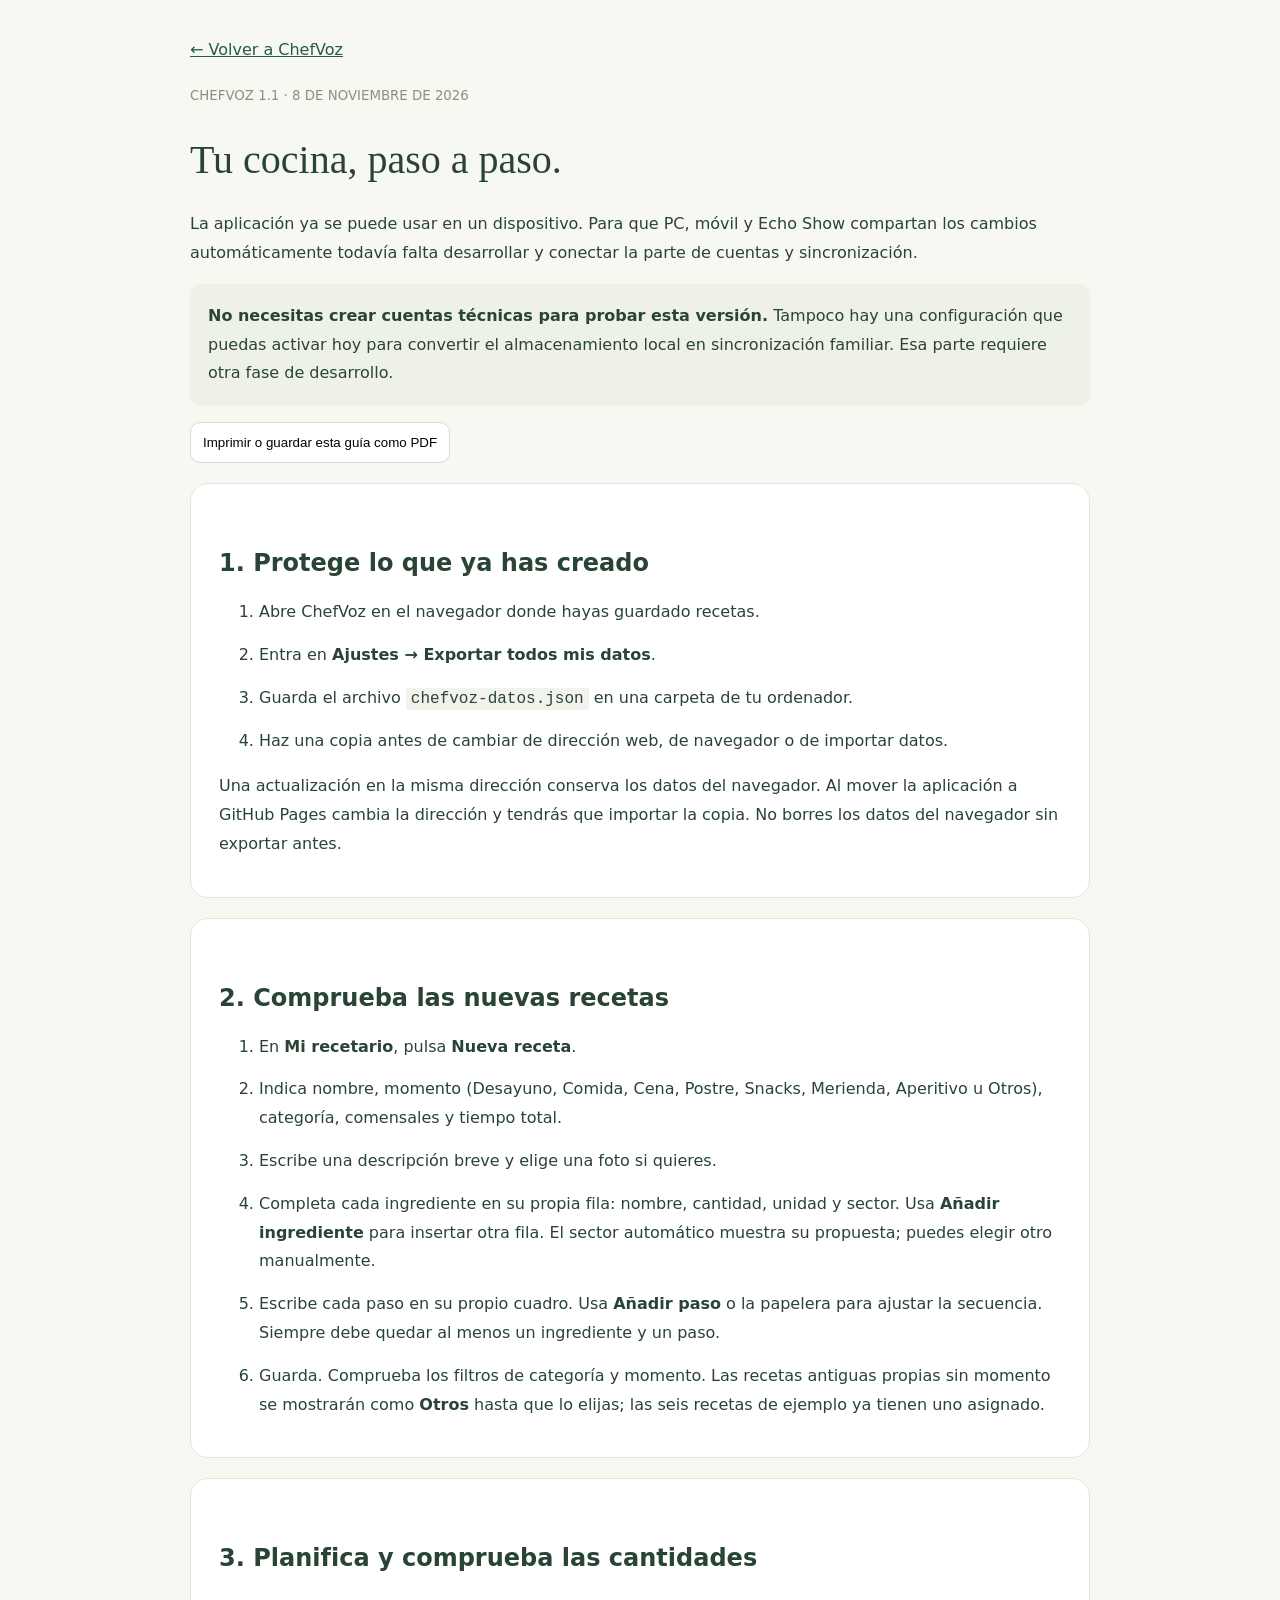
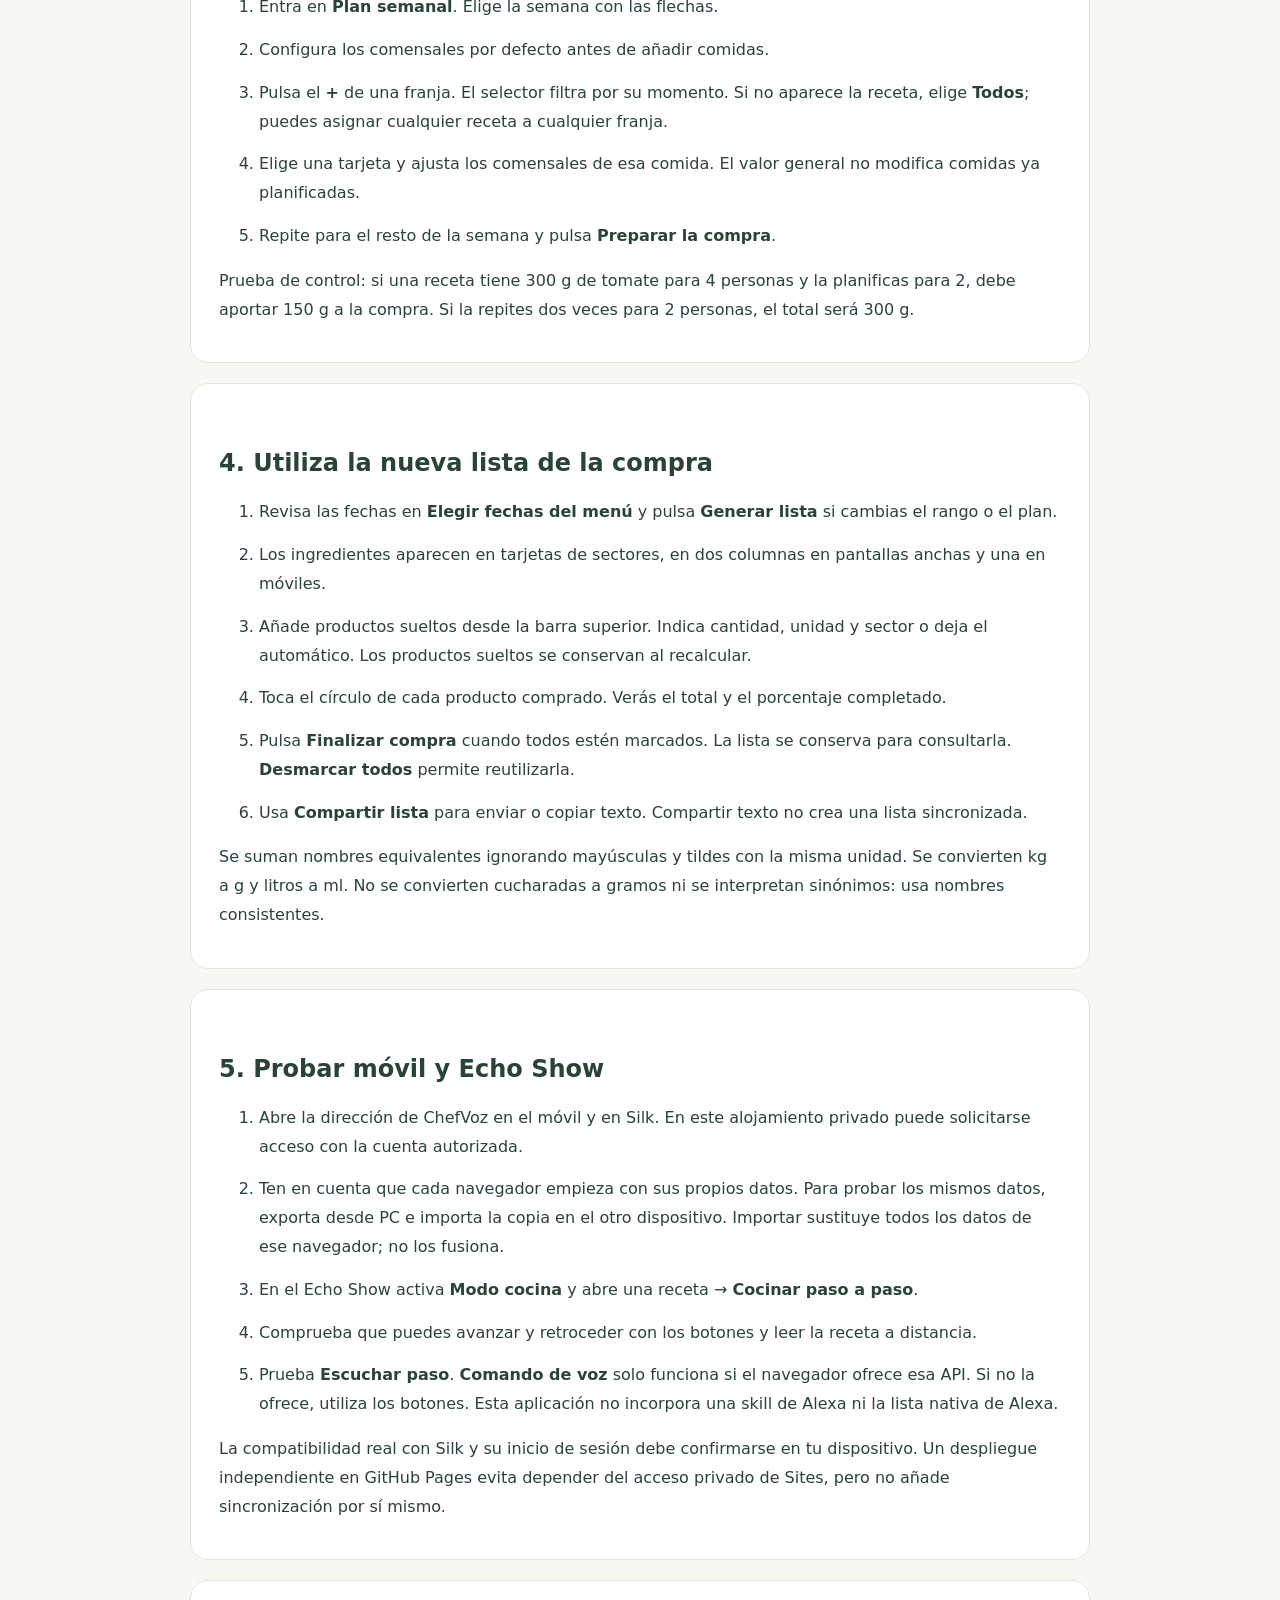
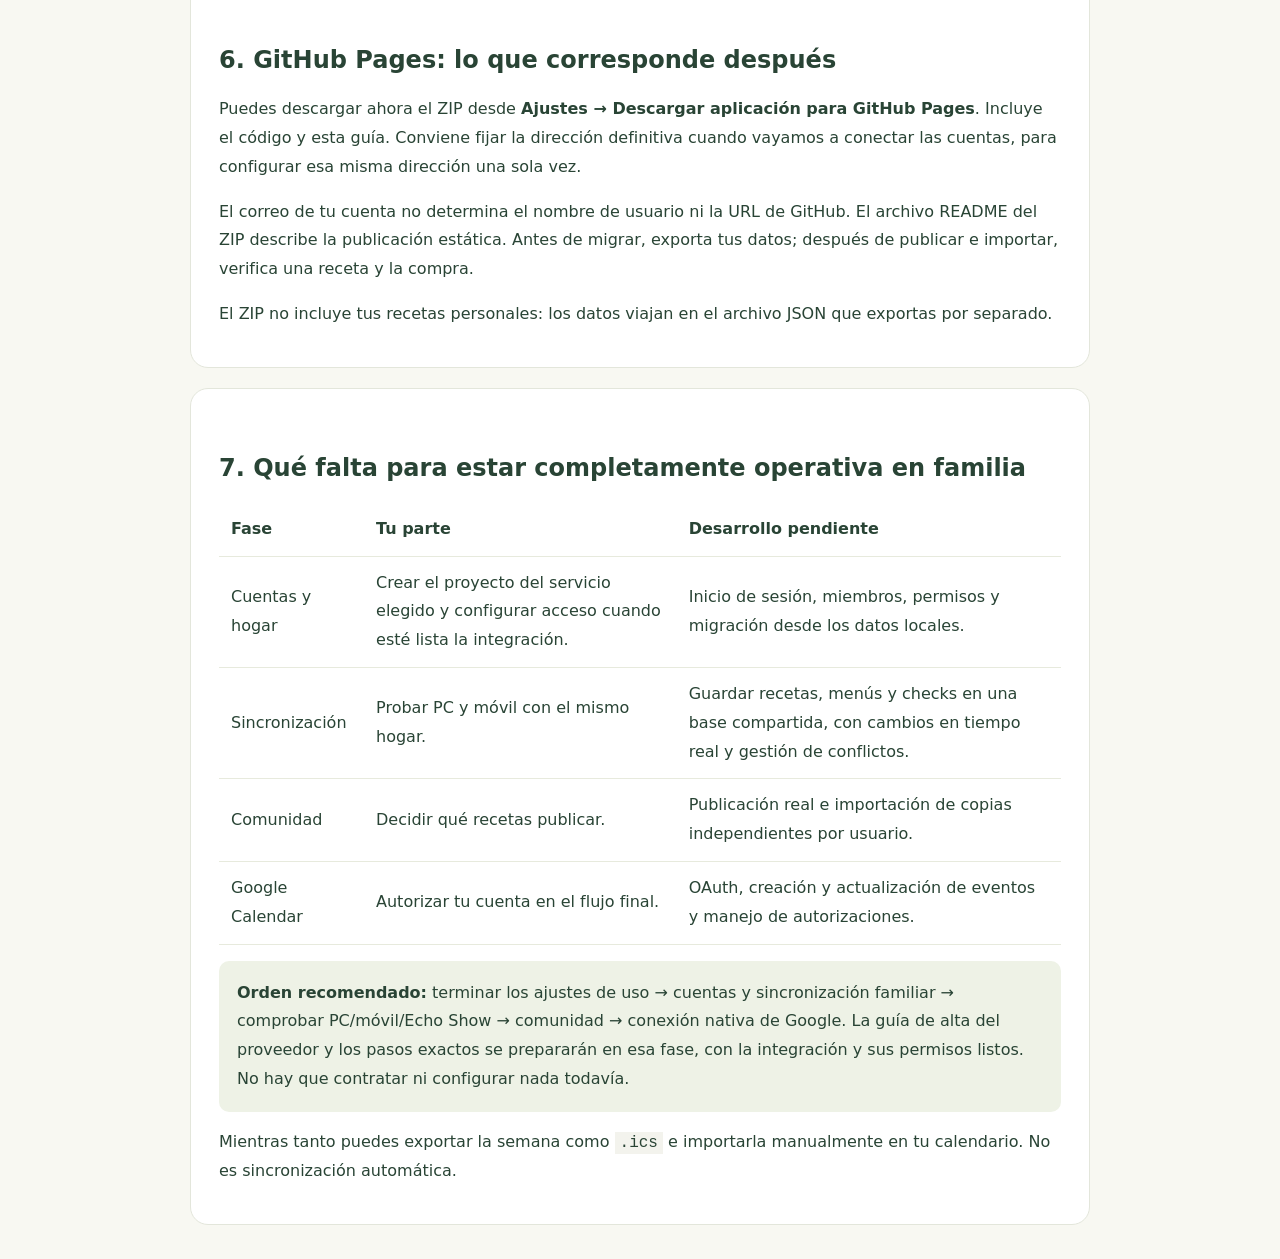
<file: guia-chefvoz.html>
<!doctype html><html lang="es"><meta charset="utf-8"><meta name="viewport" content="width=device-width, initial-scale=1"><title>ChefVoz · Guía paso a paso</title><style>body{font:16px/1.8 system-ui,sans-serif;color:#294435;background:#f8f8f2;max-width:900px;margin:auto;padding:36px 22px}h1,h2{line-height:1.25}h1{font:40px Georgia,serif}h2{margin-top:42px;font-size:24px}li{margin-bottom:14px}section{background:white;border:1px solid #e3e6db;border-radius:18px;padding:22px 28px;margin-top:20px}a{color:#235c45}.note{padding:18px;background:#eef2e6;border-radius:10px}small{color:#87927e}code{background:#f3f3ed;padding:2px 5px}table{border-collapse:collapse;width:100%}th,td{text-align:left;padding:12px;border-bottom:1px solid #e7eadd}button{padding:12px;border-radius:10px;border:1px solid #d7decd;background:white;cursor:pointer}@media print{body{background:white}.no-print{display:none}section{break-inside:avoid}}</style><body><a class="no-print" href="./index.html">← Volver a ChefVoz</a><p><small>CHEFVOZ 1.1 · 8 DE NOVIEMBRE DE 2026</small></p><h1>Tu cocina, paso a paso.</h1><p>La aplicación ya se puede usar en un dispositivo. Para que PC, móvil y Echo Show compartan los cambios automáticamente todavía falta desarrollar y conectar la parte de cuentas y sincronización.</p><p class="note"><b>No necesitas crear cuentas técnicas para probar esta versión.</b> Tampoco hay una configuración que puedas activar hoy para convertir el almacenamiento local en sincronización familiar. Esa parte requiere otra fase de desarrollo.</p><button class="no-print" onclick="window.print()">Imprimir o guardar esta guía como PDF</button><section><h2>1. Protege lo que ya has creado</h2><ol><li>Abre ChefVoz en el navegador donde hayas guardado recetas.</li><li>Entra en <b>Ajustes → Exportar todos mis datos</b>.</li><li>Guarda el archivo <code>chefvoz-datos.json</code> en una carpeta de tu ordenador.</li><li>Haz una copia antes de cambiar de dirección web, de navegador o de importar datos.</li></ol><p>Una actualización en la misma dirección conserva los datos del navegador. Al mover la aplicación a GitHub Pages cambia la dirección y tendrás que importar la copia. No borres los datos del navegador sin exportar antes.</p></section><section><h2>2. Comprueba las nuevas recetas</h2><ol><li>En <b>Mi recetario</b>, pulsa <b>Nueva receta</b>.</li><li>Indica nombre, momento (Desayuno, Comida, Cena, Postre, Snacks, Merienda, Aperitivo u Otros), categoría, comensales y tiempo total.</li><li>Escribe una descripción breve y elige una foto si quieres.</li><li>Completa cada ingrediente en su propia fila: nombre, cantidad, unidad y sector. Usa <b>Añadir ingrediente</b> para insertar otra fila. El sector automático muestra su propuesta; puedes elegir otro manualmente.</li><li>Escribe cada paso en su propio cuadro. Usa <b>Añadir paso</b> o la papelera para ajustar la secuencia. Siempre debe quedar al menos un ingrediente y un paso.</li><li>Guarda. Comprueba los filtros de categoría y momento. Las recetas antiguas propias sin momento se mostrarán como <b>Otros</b> hasta que lo elijas; las seis recetas de ejemplo ya tienen uno asignado.</li></ol></section><section><h2>3. Planifica y comprueba las cantidades</h2><ol><li>Entra en <b>Plan semanal</b>. Elige la semana con las flechas.</li><li>Configura los comensales por defecto antes de añadir comidas.</li><li>Pulsa el <b>+</b> de una franja. El selector filtra por su momento. Si no aparece la receta, elige <b>Todos</b>; puedes asignar cualquier receta a cualquier franja.</li><li>Elige una tarjeta y ajusta los comensales de esa comida. El valor general no modifica comidas ya planificadas.</li><li>Repite para el resto de la semana y pulsa <b>Preparar la compra</b>.</li></ol><p>Prueba de control: si una receta tiene 300 g de tomate para 4 personas y la planificas para 2, debe aportar 150 g a la compra. Si la repites dos veces para 2 personas, el total será 300 g.</p></section><section><h2>4. Utiliza la nueva lista de la compra</h2><ol><li>Revisa las fechas en <b>Elegir fechas del menú</b> y pulsa <b>Generar lista</b> si cambias el rango o el plan.</li><li>Los ingredientes aparecen en tarjetas de sectores, en dos columnas en pantallas anchas y una en móviles.</li><li>Añade productos sueltos desde la barra superior. Indica cantidad, unidad y sector o deja el automático. Los productos sueltos se conservan al recalcular.</li><li>Toca el círculo de cada producto comprado. Verás el total y el porcentaje completado.</li><li>Pulsa <b>Finalizar compra</b> cuando todos estén marcados. La lista se conserva para consultarla. <b>Desmarcar todos</b> permite reutilizarla.</li><li>Usa <b>Compartir lista</b> para enviar o copiar texto. Compartir texto no crea una lista sincronizada.</li></ol><p>Se suman nombres equivalentes ignorando mayúsculas y tildes con la misma unidad. Se convierten kg a g y litros a ml. No se convierten cucharadas a gramos ni se interpretan sinónimos: usa nombres consistentes.</p></section><section><h2>5. Probar móvil y Echo Show</h2><ol><li>Abre la dirección de ChefVoz en el móvil y en Silk. En este alojamiento privado puede solicitarse acceso con la cuenta autorizada.</li><li>Ten en cuenta que cada navegador empieza con sus propios datos. Para probar los mismos datos, exporta desde PC e importa la copia en el otro dispositivo. Importar sustituye todos los datos de ese navegador; no los fusiona.</li><li>En el Echo Show activa <b>Modo cocina</b> y abre una receta → <b>Cocinar paso a paso</b>.</li><li>Comprueba que puedes avanzar y retroceder con los botones y leer la receta a distancia.</li><li>Prueba <b>Escuchar paso</b>. <b>Comando de voz</b> solo funciona si el navegador ofrece esa API. Si no la ofrece, utiliza los botones. Esta aplicación no incorpora una skill de Alexa ni la lista nativa de Alexa.</li></ol><p>La compatibilidad real con Silk y su inicio de sesión debe confirmarse en tu dispositivo. Un despliegue independiente en GitHub Pages evita depender del acceso privado de Sites, pero no añade sincronización por sí mismo.</p></section><section><h2>6. GitHub Pages: lo que corresponde después</h2><p>Puedes descargar ahora el ZIP desde <b>Ajustes → Descargar aplicación para GitHub Pages</b>. Incluye el código y esta guía. Conviene fijar la dirección definitiva cuando vayamos a conectar las cuentas, para configurar esa misma dirección una sola vez.</p><p>El correo de tu cuenta no determina el nombre de usuario ni la URL de GitHub. El archivo README del ZIP describe la publicación estática. Antes de migrar, exporta tus datos; después de publicar e importar, verifica una receta y la compra.</p><p>El ZIP no incluye tus recetas personales: los datos viajan en el archivo JSON que exportas por separado.</p></section><section><h2>7. Qué falta para estar completamente operativa en familia</h2><table><thead><tr><th>Fase</th><th>Tu parte</th><th>Desarrollo pendiente</th></tr></thead><tbody><tr><td>Cuentas y hogar</td><td>Crear el proyecto del servicio elegido y configurar acceso cuando esté lista la integración.</td><td>Inicio de sesión, miembros, permisos y migración desde los datos locales.</td></tr><tr><td>Sincronización</td><td>Probar PC y móvil con el mismo hogar.</td><td>Guardar recetas, menús y checks en una base compartida, con cambios en tiempo real y gestión de conflictos.</td></tr><tr><td>Comunidad</td><td>Decidir qué recetas publicar.</td><td>Publicación real e importación de copias independientes por usuario.</td></tr><tr><td>Google Calendar</td><td>Autorizar tu cuenta en el flujo final.</td><td>OAuth, creación y actualización de eventos y manejo de autorizaciones.</td></tr></tbody></table><p class="note"><b>Orden recomendado:</b> terminar los ajustes de uso → cuentas y sincronización familiar → comprobar PC/móvil/Echo Show → comunidad → conexión nativa de Google. La guía de alta del proveedor y los pasos exactos se prepararán en esa fase, con la integración y sus permisos listos. No hay que contratar ni configurar nada todavía.</p><p>Mientras tanto puedes exportar la semana como <code>.ics</code> e importarla manualmente en tu calendario. No es sincronización automática.</p></section></body></html>
</file>
